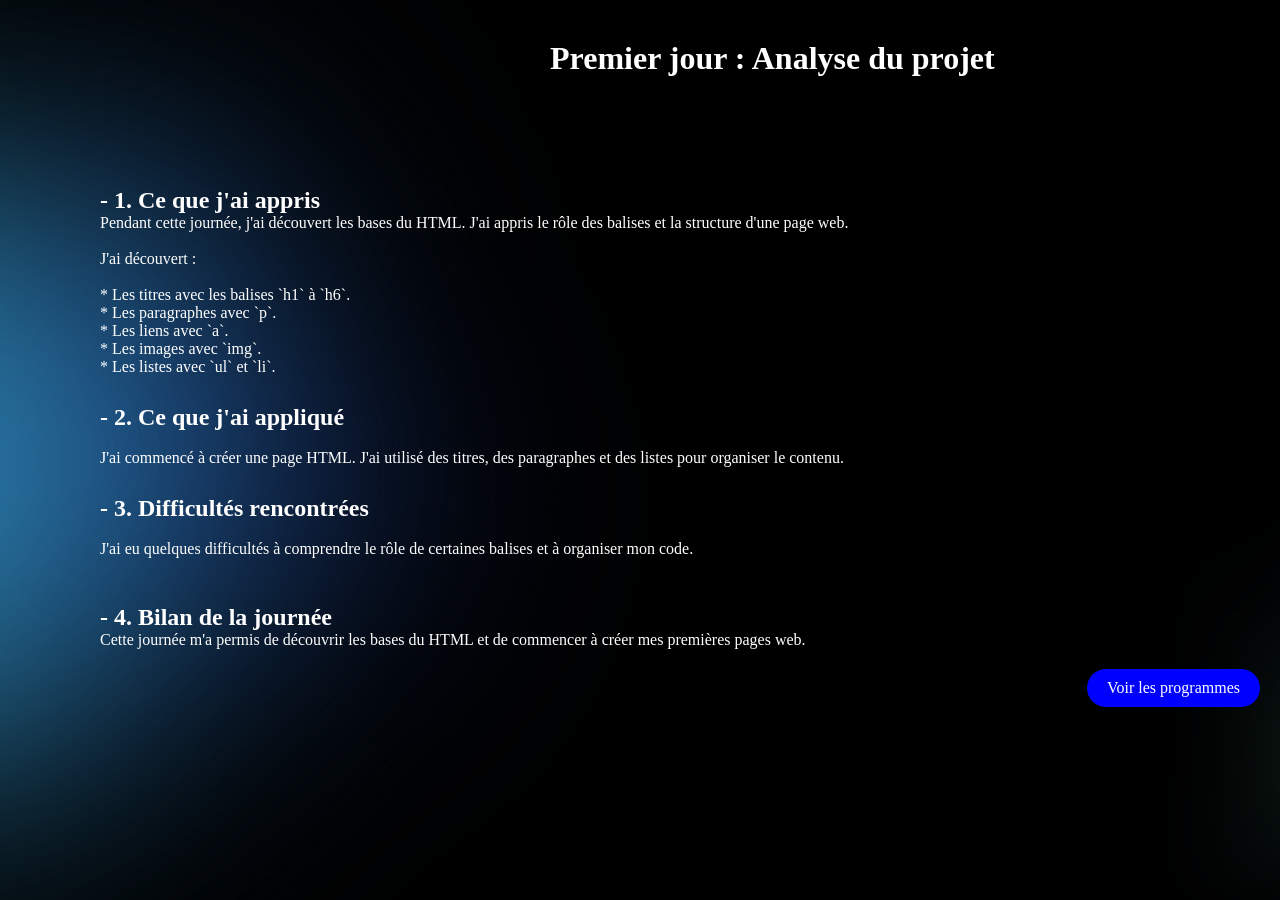
<file: presentation/index.html>
<!DOCTYPE html>
<html>

<head>
    <title>docummontation</title>
    <link rel="stylesheet" href="presentation.css">
</head>

<body>
    <h1 class="Premier-jour">Premier jour : Analyse du projet</h1>
    <div class="premier">
        <h2>- 1. Ce que j'ai appris</h2>
        <p>Pendant cette journée, j'ai découvert les bases du HTML. J'ai appris le rôle des balises et la structure d'une page web.
            <br>
            <br> J'ai découvert :
            <br>
            <br> * Les titres avec les balises `h1` à `h6`.<br> * Les paragraphes avec `p`.<br> * Les liens avec `a`.<br> * Les images avec `img`.<br> * Les listes avec `ul` et `li`.<br>
            <br>
        </p>
    </div>
    <div class="premier">
        <h2>- 2. Ce que j'ai appliqué</h2>
        <br>
        <p>J'ai commencé à créer une page HTML. J'ai utilisé des titres, des paragraphes et des listes pour organiser le contenu.
        </p>
        <br>
    </div>
    <div class="premier">
        <h2>- 3. Difficultés rencontrées</h2>
        <br>
        <p>J'ai eu quelques difficultés à comprendre le rôle de certaines balises et à organiser mon code.</p>
        <br>
    </div>
    <div class="premier">
        <br>
        <h2>- 4. Bilan de la journée</h2>
        <p>Cette journée m'a permis de découvrir les bases du HTML et de commencer à créer mes premières pages web.</p>
    </div>
    <div class="but">
        <a href="presentation1.html" class="bouton bouton-principal">Voir les programmes</a>
    </div>
</body>

</html>
</file>
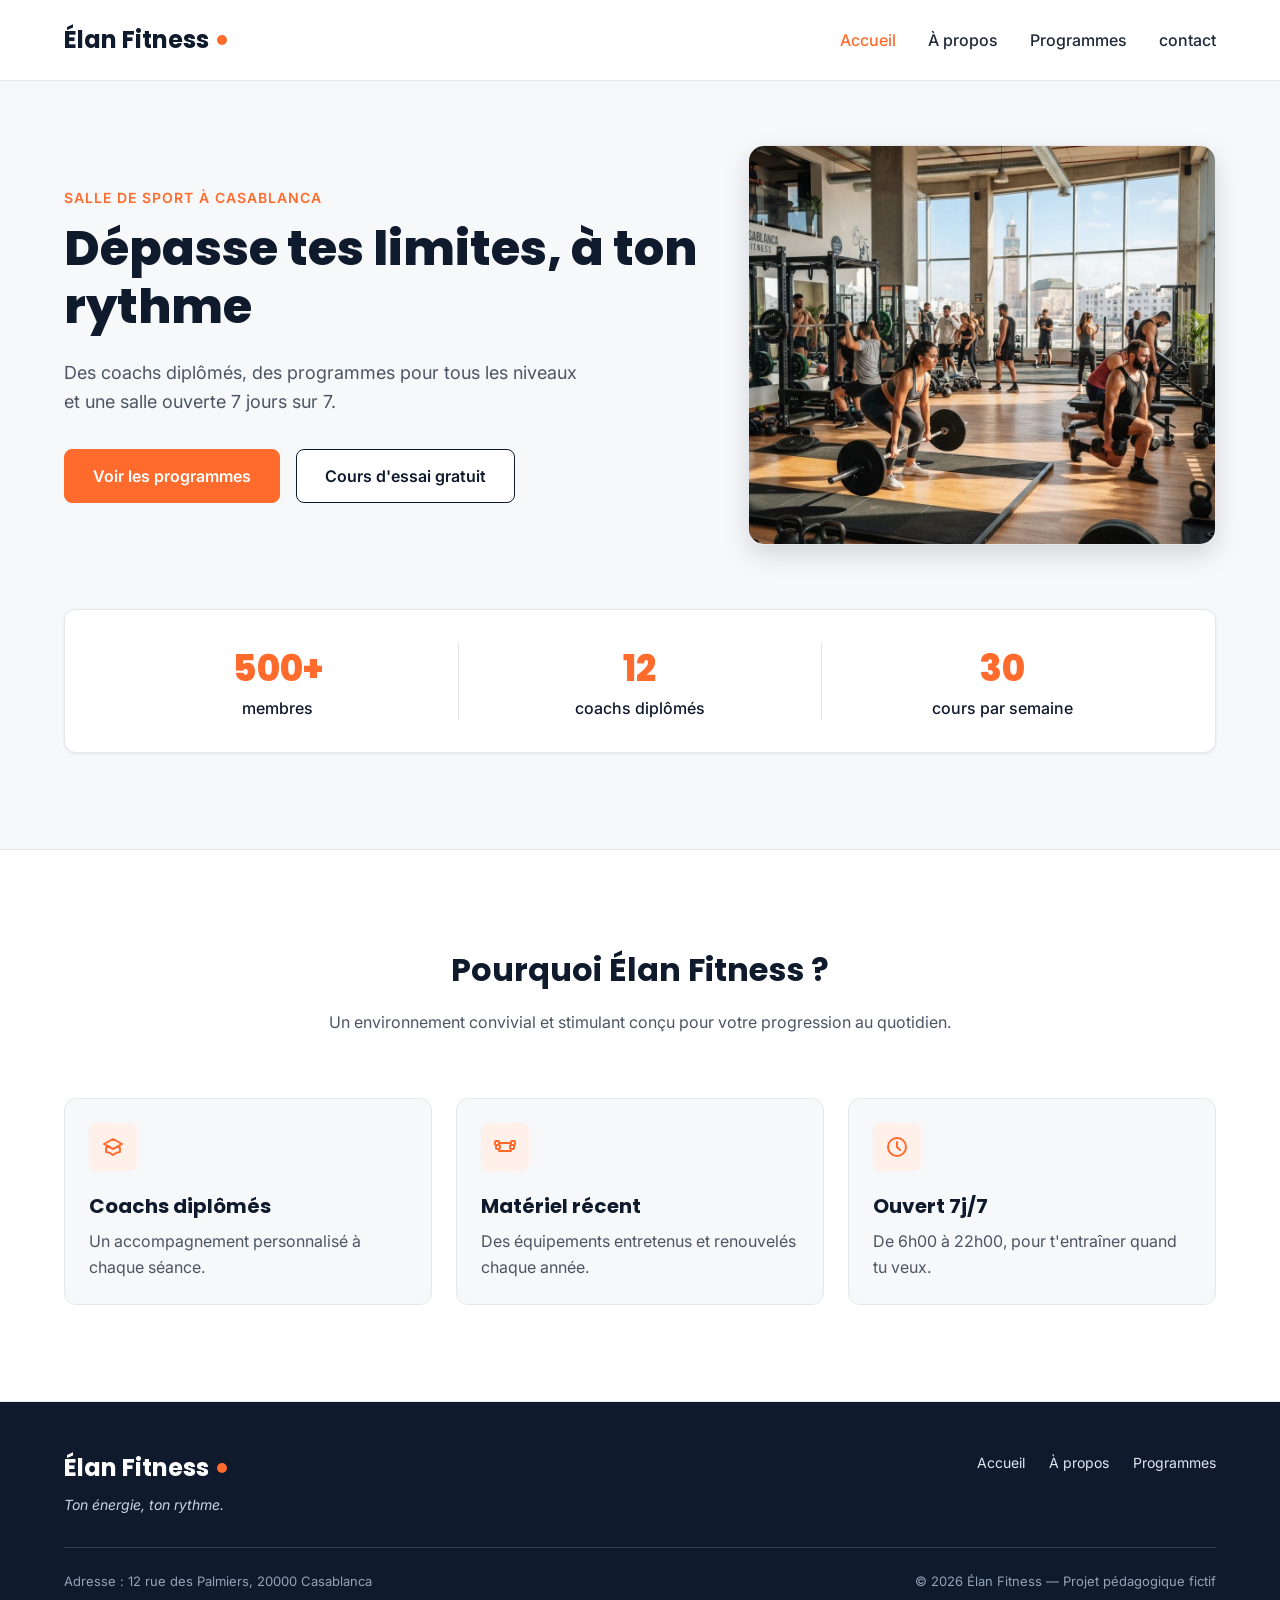
<file: exam.html>
<!DOCTYPE html>
<html lang="fr">

<head>
    <meta charset="UTF-8">
    <meta name="viewport" content="width=device-width, initial-scale=1">
    <meta name="description" content="Élan Fitness, salle de sport à Casablanca : musculation, yoga, cardio et boxe fitness avec des coachs diplômés. Réservez votre cours d'essai gratuit.">
    <title>Élan Fitness | Salle de sport à Casablanca</title>

    <link rel="preconnect" href="https://fonts.googleapis.com">
    <link rel="preconnect" href="https://fonts.gstatic.com" crossorigin>
    <link href="https://fonts.googleapis.com/css2?family=Inter:wght@400;500;600&family=Poppins:wght@600;700;800&display=swap" rel="stylesheet">

    <link rel="stylesheet" href="style.css">
</head>

<body>

    <header class="en-tete">
        <div class="conteneur en-tete-contenu">
            <a href="#accueil" class="logo">Élan Fitness</a>

            <nav aria-label="Navigation principale">
                <ul class="menu">
                    <li><a href="exam.html" class="lien-actif">Accueil</a></li>
                    <li><a href="propr.html">À propos</a></li>
                    <li><a href="programing.html">Programmes</a></li>
                    <li><a href="contact.html">contact</a></li>
                </ul>
            </nav>
        </div>
    </header>

    <main>

        <section id="accueil" class="hero">
            <div class="conteneur">

                <div class="hero-contenu">
                    <div class="hero-texte">
                        <p class="sur-titre">Salle de sport à Casablanca</p>
                        <h1>Dépasse tes limites, à ton rythme</h1>
                        <p class="hero-description">
                            Des coachs diplômés, des programmes pour tous les niveaux et une salle ouverte 7 jours sur 7.
                        </p>
                        <div class="boutons">
                            <a href="#programmes" class="bouton bouton-principal">Voir les programmes</a>
                            <a href="#contact" class="bouton bouton-secondaire">Cours d'essai gratuit</a>
                        </div>
                    </div>

                    <img class="hero-image" src="img/hero.jpg" alt="Des personnes s'entraînent dans une salle de sport lumineuse à Casablanca">
                </div>

                <div class="chiffres">
                    <div class="chiffre">
                        <p class="chiffre-nombre">500+</p>
                        <p>membres</p>
                    </div>
                    <div class="chiffre">
                        <p class="chiffre-nombre">12</p>
                        <p>coachs diplômés</p>
                    </div>
                    <div class="chiffre">
                        <p class="chiffre-nombre">30</p>
                        <p>cours par semaine</p>
                    </div>
                </div>

            </div>
        </section>

        <section class="section section-blanche">
            <div class="conteneur">

                <div class="section-titre">
                    <h2>Pourquoi Élan Fitness ?</h2>
                    <p>Un environnement convivial et stimulant conçu pour votre progression au quotidien.</p>
                </div>

                <div class="cartes">
                    <article class="carte carte-avantage">
                        <div class="icone"><img src="img/icone-coach.svg" alt=""></div>
                        <h3>Coachs diplômés</h3>
                        <p>Un accompagnement personnalisé à chaque séance.</p>
                    </article>

                    <article class="carte carte-avantage">
                        <div class="icone"><img src="img/icone-materiel.svg" alt=""></div>
                        <h3>Matériel récent</h3>
                        <p>Des équipements entretenus et renouvelés chaque année.</p>
                    </article>

                    <article class="carte carte-avantage">
                        <div class="icone"><img src="img/icone-horloge.svg" alt=""></div>
                        <h3>Ouvert 7j/7</h3>
                        <p>De 6h00 à 22h00, pour t'entraîner quand tu veux.</p>
                    </article>
                </div>

            </div>
        </section>
    </main>

    <footer class="pied-de-page">
        <div class="conteneur">

            <div class="pied-haut">
                <div>
                    <p class="logo logo-clair">Élan Fitness</p>
                    <p class="slogan">Ton énergie, ton rythme.</p>
                </div>

                <nav aria-label="Navigation du pied de page">
                    <ul class="menu menu-pied">
                        <li><a href="#accueil">Accueil</a></li>
                        <li><a href="#a-propos">À propos</a></li>
                        <li><a href="#programmes">Programmes</a></li>
                    </ul>
                </nav>
            </div>

            <div class="pied-bas">
                <p>Adresse : 12 rue des Palmiers, 20000 Casablanca</p>
                <p>&copy; 2026 Élan Fitness — Projet pédagogique fictif</p>
            </div>

        </div>
    </footer>

</body>

</html>
</file>
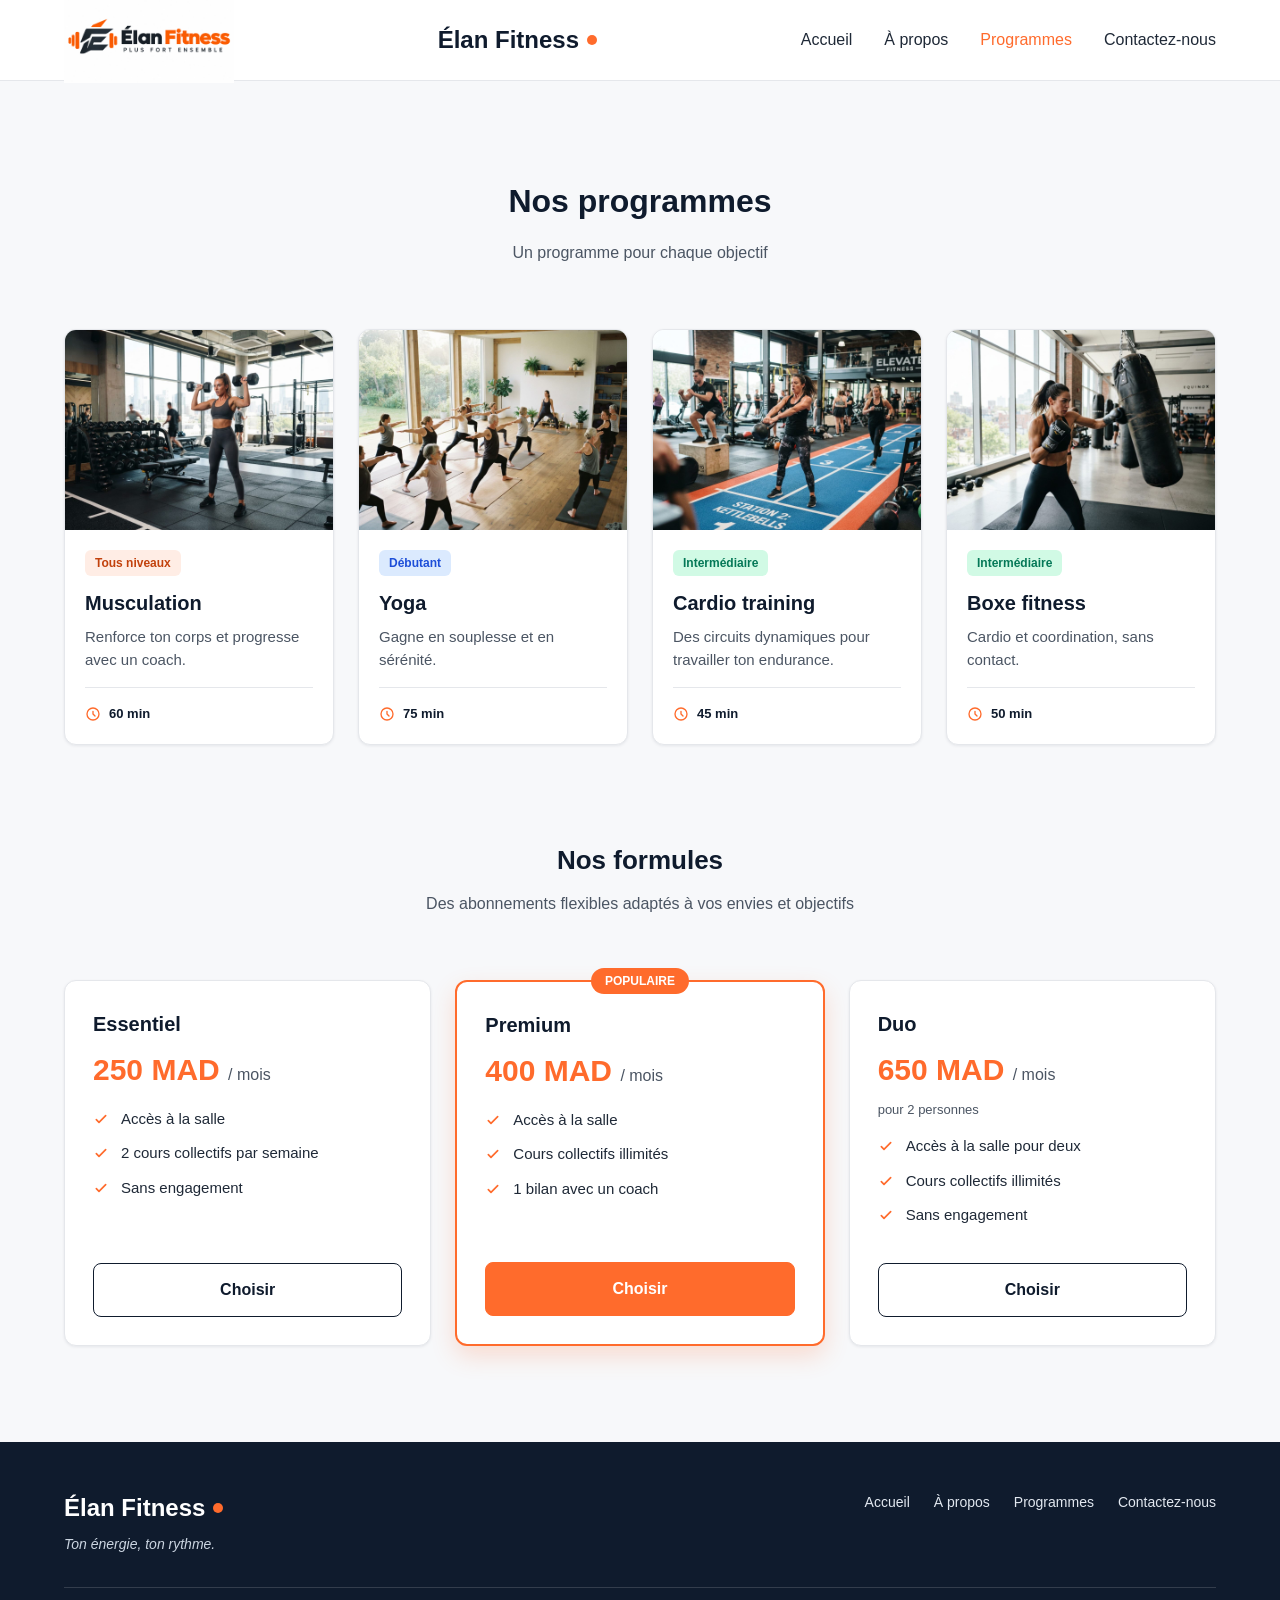
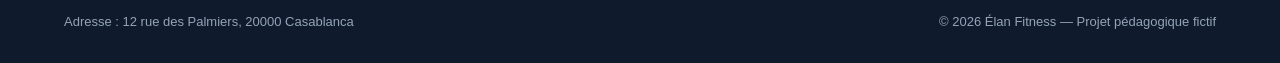
<file: programing.html>
<!DOCTYPE html>
<html>

<head>
    <link rel="stylesheet" href="style.css">
</head>

<body>
    <header class="en-tete">
        <div class="conteneur en-tete-contenu">
            <img class="logos" src="./img/logos.jpeg" alt="">
            <a href="index.html" class="logo">Élan Fitness</a>
            <nav aria-label="Navigation principale">
                <ul class="menu">
                    <li><a href="index.html">Accueil</a></li>
                    <li><a href="propr.html">À propos</a></li>
                    <li><a href="programing.html" class="lien-actif">Programmes</a></li>
                    <li><a href="contact.html">Contactez-nous</a></li>
                </ul>
            </nav>
        </div>
    </header>
    <main>
        <section id="programmes" class="section">
            <div class="conteneur">

                <div class="section-titre">
                    <h2>Nos programmes</h2>
                    <p>Un programme pour chaque objectif</p>
                </div>


                <div class="cartes">

                    <article class="carte carte-programme">
                        <img src="img/musculation.jpg" alt="Une sportive soulève des haltères dans l'espace musculation">
                        <div class="programme-corps">
                            <span class="etiquette etiquette-orange">Tous niveaux</span>
                            <h3>Musculation</h3>
                            <p>Renforce ton corps et progresse avec un coach.</p>
                            <p class="duree"><img src="img/icone-duree.svg" alt="">60 min</p>
                        </div>
                    </article>

                    <article class="carte carte-programme">
                        <img src="img/yoga.jpg" alt="Un groupe pratique le yoga sur des tapis dans une salle lumineuse">
                        <div class="programme-corps">
                            <span class="etiquette etiquette-bleue">Débutant</span>
                            <h3>Yoga</h3>
                            <p>Gagne en souplesse et en sérénité.</p>
                            <p class="duree"><img src="img/icone-duree.svg" alt="">75 min</p>
                        </div>
                    </article>

                    <article class="carte carte-programme">
                        <img src="img/cardio.jpg" alt="Des sportifs suivent un circuit de cardio training avec des kettlebells">
                        <div class="programme-corps">
                            <span class="etiquette etiquette-verte">Intermédiaire</span>
                            <h3>Cardio training</h3>
                            <p>Des circuits dynamiques pour travailler ton endurance.</p>
                            <p class="duree"><img src="img/icone-duree.svg" alt="">45 min</p>
                        </div>
                    </article>

                    <article class="carte carte-programme">
                        <img src="img/boxe.jpg" alt="Une sportive frappe un sac de frappe pendant un cours de boxe fitness">
                        <div class="programme-corps">
                            <span class="etiquette etiquette-verte">Intermédiaire</span>
                            <h3>Boxe fitness</h3>
                            <p>Cardio et coordination, sans contact.</p>
                            <p class="duree"><img src="img/icone-duree.svg" alt="">50 min</p>
                        </div>
                    </article>

                </div>

                <div class="formules">

                    <div class="section-titre">
                        <h3>Nos formules</h3>
                        <p>Des abonnements flexibles adaptés à vos envies et objectifs</p>
                    </div>

                    <div class="cartes">

                        <article class="carte formule">
                            <h4>Essentiel</h4>
                            <p class="prix">250 MAD <span>/ mois</span></p>
                            <ul class="formule-liste">
                                <li>Accès à la salle</li>
                                <li>2 cours collectifs par semaine</li>
                                <li>Sans engagement</li>
                            </ul>
                            <a href="#contact" class="bouton bouton-secondaire">Choisir</a>
                        </article>

                        <article class="carte formule formule-populaire">
                            <p class="badge-populaire">Populaire</p>
                            <h4>Premium</h4>
                            <p class="prix">400 MAD <span>/ mois</span></p>
                            <ul class="formule-liste">
                                <li>Accès à la salle</li>
                                <li>Cours collectifs illimités</li>
                                <li>1 bilan avec un coach</li>
                            </ul>
                            <a href="#contact" class="bouton bouton-principal">Choisir</a>
                        </article>

                        <article class="carte formule">
                            <h4>Duo</h4>
                            <p class="prix">650 MAD <span>/ mois</span></p>
                            <p class="prix-note">pour 2 personnes</p>
                            <ul class="formule-liste">
                                <li>Accès à la salle pour deux</li>
                                <li>Cours collectifs illimités</li>
                                <li>Sans engagement</li>
                            </ul>
                            <a href="#contact" class="bouton bouton-secondaire">Choisir</a>
                        </article>

                    </div>
                </div>

            </div>
        </section>
        <footer class="pied-de-page">
            <div class="conteneur">

                <div class="pied-haut">
                    <div>
                        <p class="logo logo-clair">Élan Fitness</p>
                        <p class="slogan">Ton énergie, ton rythme.</p>
                    </div>

                    <nav aria-label="Navigation du pied de page">
                        <ul class="menu menu-pied">
                            <li><a href="index.html">Accueil</a></li>
                            <li><a href="propr.html">À propos</a></li>
                            <li><a href="programing.html">Programmes</a></li>
                            <li><a href="contact.html">Contactez-nous</a></li>
                        </ul>
                    </nav>
                </div>

                <div class="pied-bas">
                    <p>Adresse : 12 rue des Palmiers, 20000 Casablanca</p>
                    <p>&copy; 2026 Élan Fitness — Projet pédagogique fictif</p>
                </div>

            </div>
        </footer>
</body>

</html>
</file>
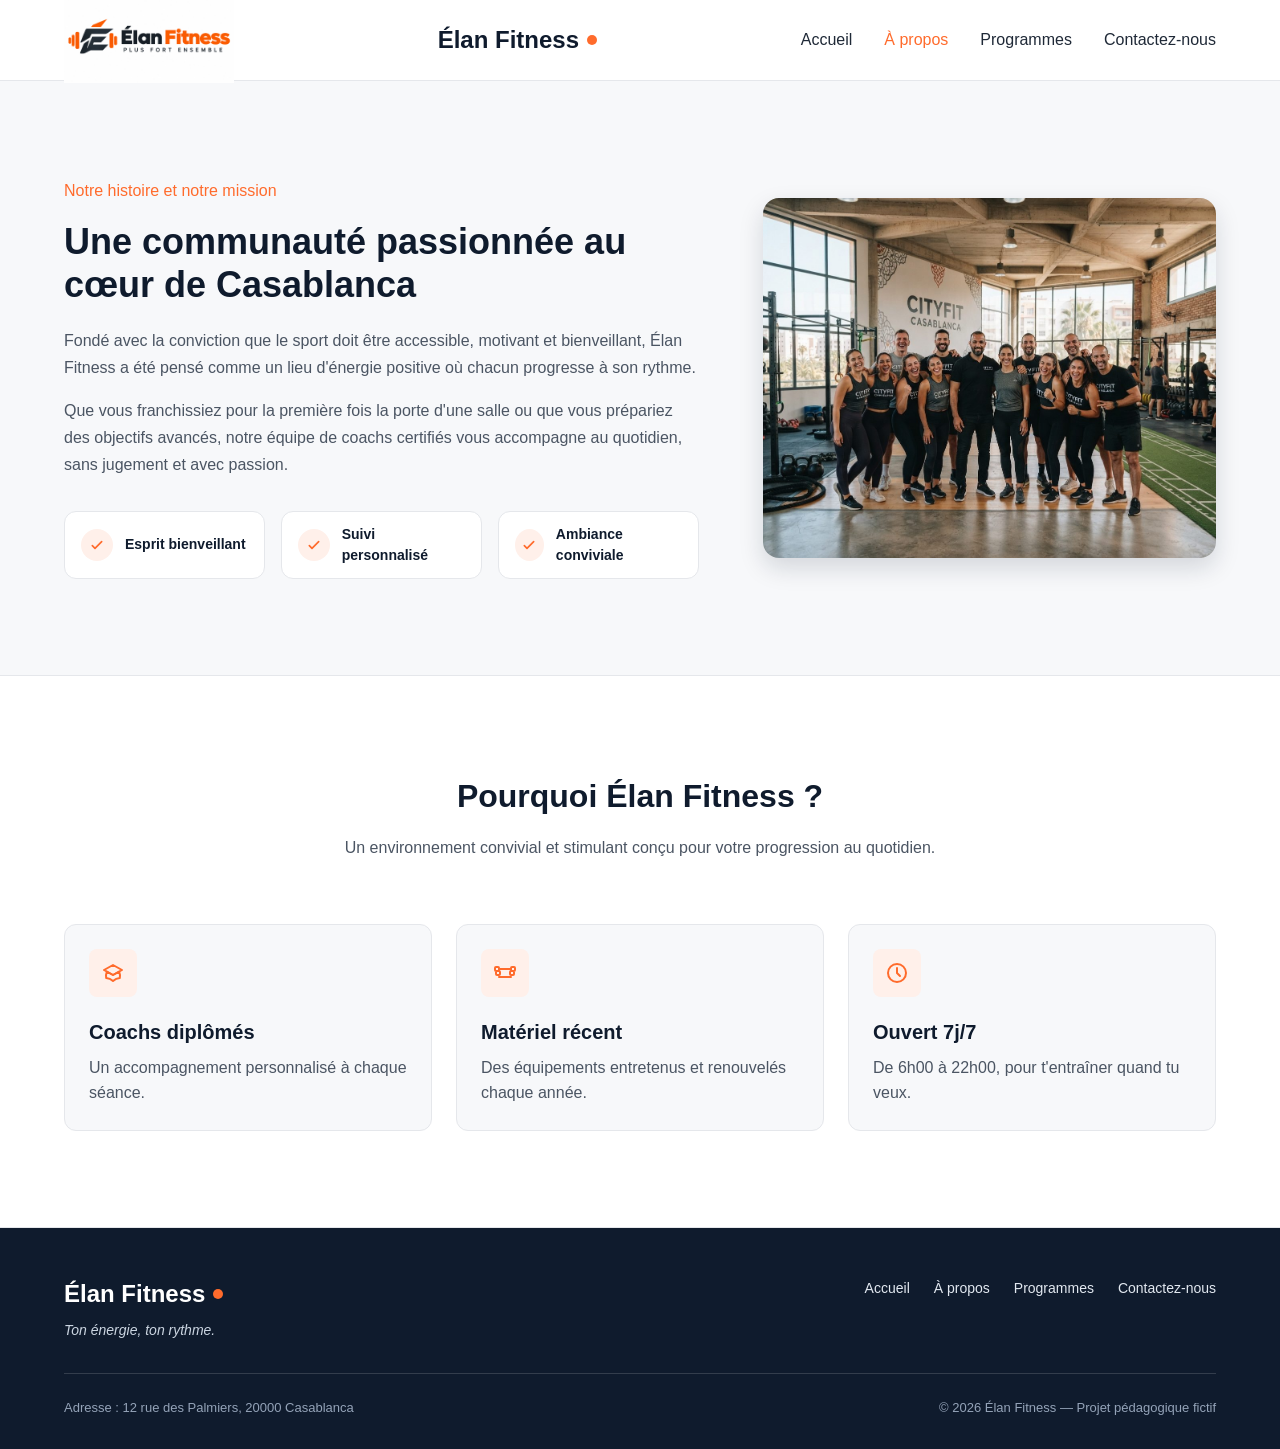
<file: propr.html>
<!DOCTYPE html>
<html>

<head>
    <link rel="stylesheet" href="style.css">
</head>

<body>
    <header class="en-tete">
        <div class="conteneur en-tete-contenu">
            <img class="logos" src="./img/logos.jpeg" alt="">
            <a href="index.html" class="logo">Élan Fitness</a>

            <nav aria-label="Navigation principale">
                <ul class="menu">
                    <li><a href="index.html">Accueil</a></li>
                    <li><a href="propr.html" class="lien-actif">À propos</a></li>
                    <li><a href="programing.html">Programmes</a></li>
                    <li><a href="contact.html">Contactez-nous</a></li>
                </ul>
            </nav>
        </div>
    </header>

    <main>

        <section id="a-propos" class="section">
            <div class="conteneur apropos-contenu">

                <div class="apropos-texte">
                    <p id="sur-titre">Notre histoire et notre mission</p>
                    <h2>Une communauté passionnée au cœur de Casablanca</h2>
                    <p>
                        Fondé avec la conviction que le sport doit être accessible, motivant et bienveillant, Élan Fitness a été pensé comme un lieu d'énergie positive où chacun progresse à son rythme.
                    </p>
                    <p>
                        Que vous franchissiez pour la première fois la porte d'une salle ou que vous prépariez des objectifs avancés, notre équipe de coachs certifiés vous accompagne au quotidien, sans jugement et avec passion.
                    </p>

                    <ul class="valeurs">
                        <li class="valeur">
                            <div class="icone icone-petite"><img src="img/icone-check.svg" alt=""></div>
                            <span>Esprit bienveillant</span>
                        </li>
                        <li class="valeur">
                            <div class="icone icone-petite"><img src="img/icone-check.svg" alt=""></div>
                            <span>Suivi personnalisé</span>
                        </li>
                        <li class="valeur">
                            <div class="icone icone-petite"><img src="img/icone-check.svg" alt=""></div>
                            <span>Ambiance conviviale</span>
                        </li>
                    </ul>
                </div>

                <img class="apropos-image" src="img/equipe.jpg" alt="L'équipe de coachs d'Élan Fitness réunie dans la salle">

            </div>
        </section>
        <section class="section section-blanche">
            <div class="conteneur">

                <div class="section-titre">
                    <h2>Pourquoi Élan Fitness ?</h2>
                    <p>Un environnement convivial et stimulant conçu pour votre progression au quotidien.</p>
                </div>

                <div class="cartes">
                    <article class="carte carte-avantage">
                        <div class="icone"><img src="img/icone-coach.svg" alt=""></div>
                        <h3>Coachs diplômés</h3>
                        <p>Un accompagnement personnalisé à chaque séance.</p>
                    </article>

                    <article class="carte carte-avantage">
                        <div class="icone"><img src="img/icone-materiel.svg" alt=""></div>
                        <h3>Matériel récent</h3>
                        <p>Des équipements entretenus et renouvelés chaque année.</p>
                    </article>

                    <article class="carte carte-avantage">
                        <div class="icone"><img src="img/icone-horloge.svg" alt=""></div>
                        <h3>Ouvert 7j/7</h3>
                        <p>De 6h00 à 22h00, pour t'entraîner quand tu veux.</p>
                    </article>
                </div>

            </div>
        </section>
        <footer class="pied-de-page">
            <div class="conteneur">

                <div class="pied-haut">
                    <div>
                        <p class="logo logo-clair">Élan Fitness</p>
                        <p class="slogan">Ton énergie, ton rythme.</p>
                    </div>

                    <nav aria-label="Navigation du pied de page">
                        <ul class="menu menu-pied">
                            <li><a href="index.html">Accueil</a></li>
                            <li><a href="propr.html">À propos</a></li>
                            <li><a href="programing.html">Programmes</a></li>
                            <li><a href="contact.html">Contactez-nous</a></li>
                        </ul>
                    </nav>
                </div>

                <div class="pied-bas">
                    <p>Adresse : 12 rue des Palmiers, 20000 Casablanca</p>
                    <p>&copy; 2026 Élan Fitness — Projet pédagogique fictif</p>
                </div>

            </div>
        </footer>

</body>

</html>
</file>
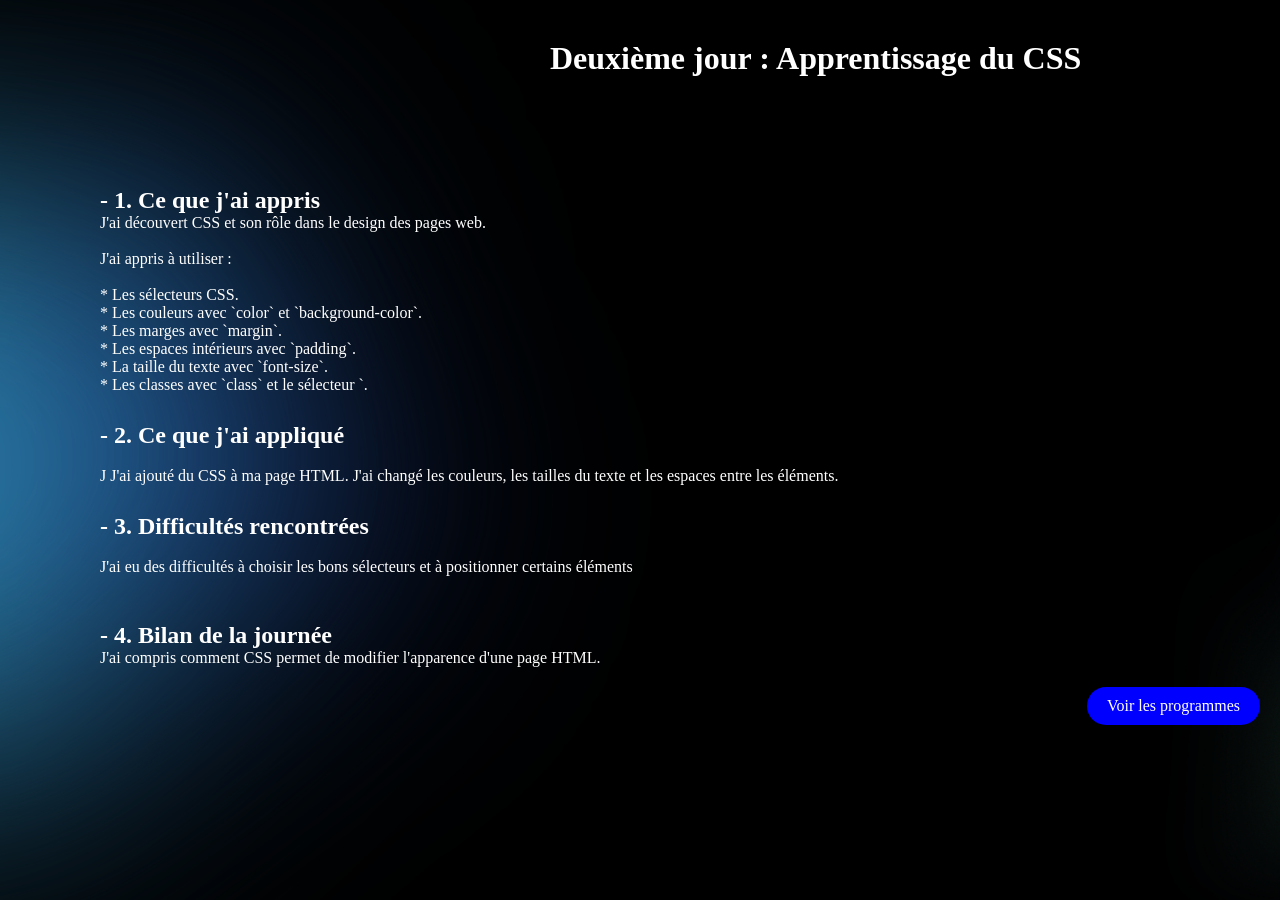
<file: presentation/presentation1.html>
<!DOCTYPE html>
<html>

<head>
    <title>docummontation</title>
    <link rel="stylesheet" href="presentation.css">
</head>

<body>
    <h1 class="Premier-jour">Deuxième jour : Apprentissage du CSS</h1>
    <div class="premier">
        <h2>- 1. Ce que j'ai appris</h2>
        <p>J'ai découvert CSS et son rôle dans le design des pages web.<br>
            <br> J'ai appris à utiliser :<br>
            <br> * Les sélecteurs CSS.<br> * Les couleurs avec `color` et `background-color`.<br> * Les marges avec `margin`.<br> * Les espaces intérieurs avec `padding`.<br> * La taille du texte avec `font-size`.<br> * Les classes avec `class` et le
            sélecteur `.<br>
            <br>
        </p>
    </div>
    <div class="premier">
        <h2>- 2. Ce que j'ai appliqué</h2>
        <br>
        <p>J J'ai ajouté du CSS à ma page HTML. J'ai changé les couleurs, les tailles du texte et les espaces entre les éléments.
            <br>
        </p>
        <br>
    </div>
    <div class="premier">
        <h2>- 3. Difficultés rencontrées</h2>
        <br>
        <p>J'ai eu des difficultés à choisir les bons sélecteurs et à positionner certains éléments</p>
        <br>
    </div>
    <div class="premier">
        <br>
        <h2>- 4. Bilan de la journée</h2>
        <p>J'ai compris comment CSS permet de modifier l'apparence d'une page HTML.</p>
    </div>
    <div class="but">
        <a href="presentation2.html" class="bouton bouton-principal">Voir les programmes</a>
    </div>
</body>

</html>
</file>
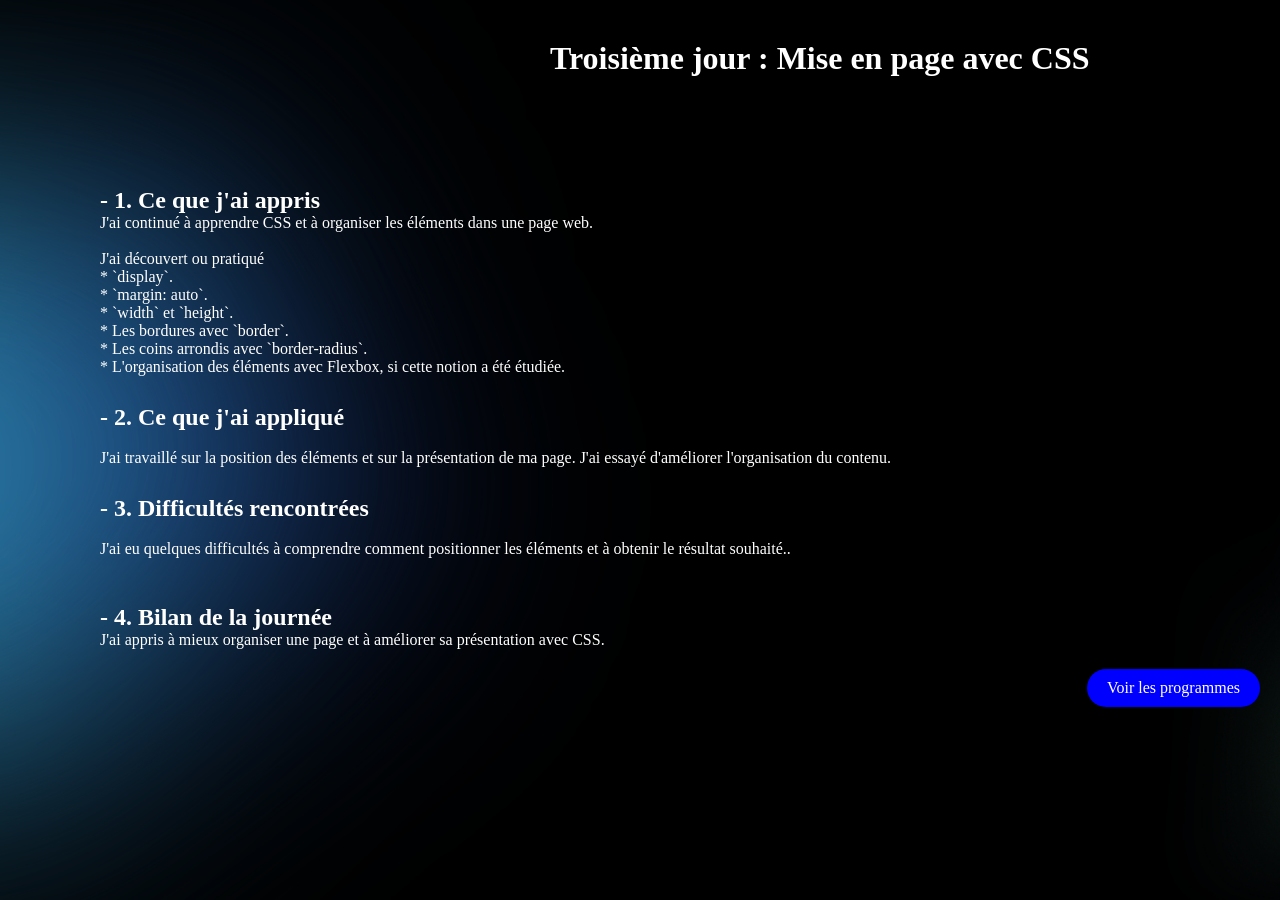
<file: presentation/presentation2.html>
<!DOCTYPE html>
<html>

<head>
    <title>docummontation</title>
    <link rel="stylesheet" href="presentation.css">
</head>

<body>
    <h1 class="Premier-jour">Troisième jour : Mise en page avec CSS</h1>
    <div class="premier">
        <h2>- 1. Ce que j'ai appris</h2>
        <p>J'ai continué à apprendre CSS et à organiser les éléments dans une page web.
            <br>
            <br>J'ai découvert ou pratiqué
            <br> * `display`.<br> * `margin: auto`.<br> * `width` et `height`.<br> * Les bordures avec `border`.<br> * Les coins arrondis avec `border-radius`.<br> * L'organisation des éléments avec Flexbox, si cette notion a été étudiée.<br>
            <br>
    </div>
    <div class="premier">
        <h2>- 2. Ce que j'ai appliqué</h2>
        <br>
        <p>J'ai travaillé sur la position des éléments et sur la présentation de ma page. J'ai essayé d'améliorer l'organisation du contenu.
        </p>
        <br>
    </div>
    <div class="premier">
        <h2>- 3. Difficultés rencontrées</h2>
        <br>
        <p>J'ai eu quelques difficultés à comprendre comment positionner les éléments et à obtenir le résultat souhaité..</p>
        <br>
    </div>
    <div class="premier">
        <br>
        <h2>- 4. Bilan de la journée</h2>
        <p>J'ai appris à mieux organiser une page et à améliorer sa présentation avec CSS.</p>
    </div>
    <div class="but">
        <a href="presentation3.html" class="bouton bouton-principal">Voir les programmes</a>
    </div>
</body>

</html>
</file>
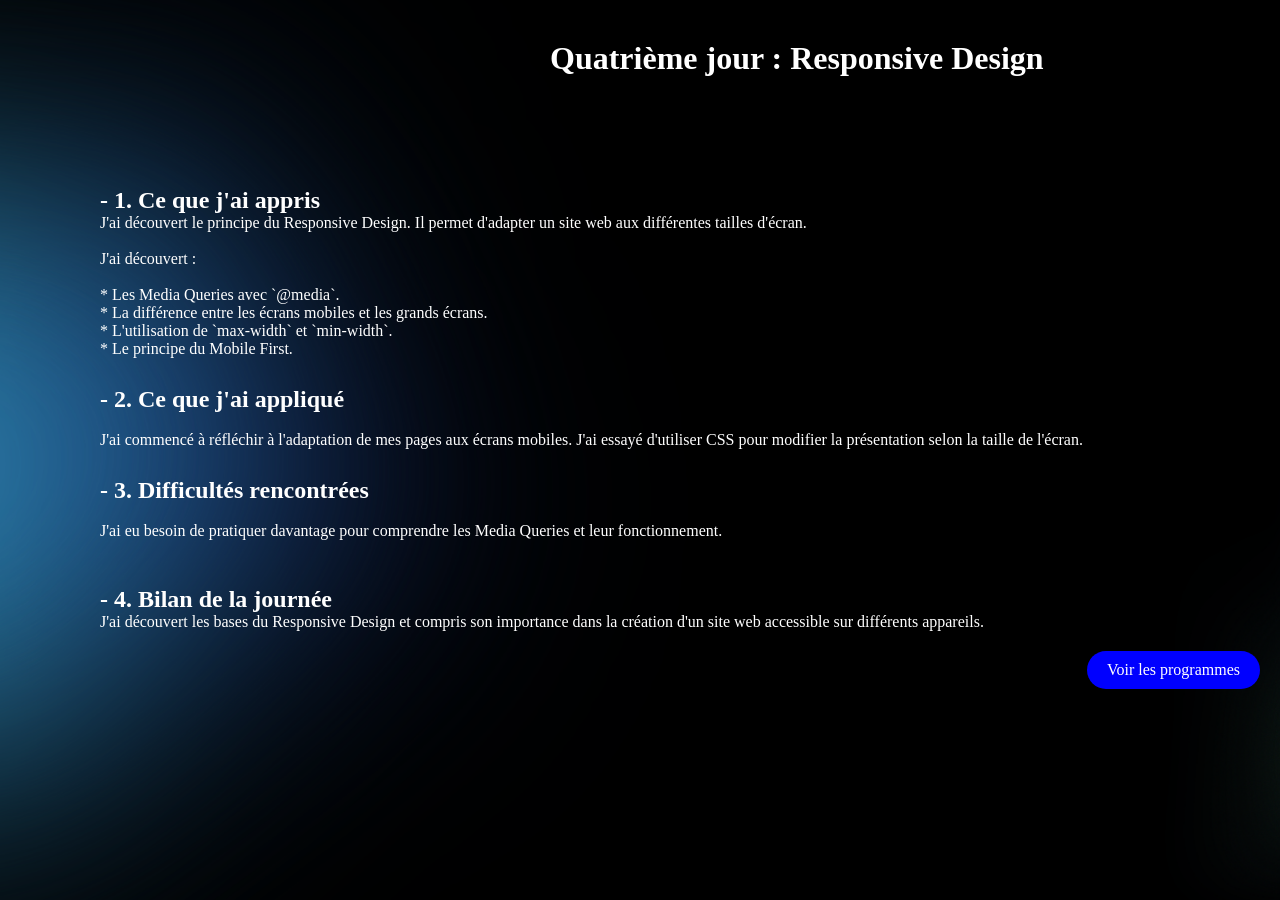
<file: presentation/presentation3.html>
<!DOCTYPE html>
<html>

<head>
    <title>docummontation</title>
    <link rel="stylesheet" href="presentation.css">
</head>

<body>
    <h1 class="Premier-jour">Quatrième jour : Responsive Design</h1>
    <div class="premier">
        <h2>- 1. Ce que j'ai appris</h2>
        <p>J'ai découvert le principe du Responsive Design. Il permet d'adapter un site web aux différentes tailles d'écran.
            <br>
            <br>J'ai découvert :
            <br>
            <br>* Les Media Queries avec `@media`.<br> * La différence entre les écrans mobiles et les grands écrans.<br> * L'utilisation de `max-width` et `min-width`.<br> * Le principe du Mobile First.<br>
            <br>
    </div>
    <div class="premier">
        <h2>- 2. Ce que j'ai appliqué</h2>
        <br>
        <p>J'ai commencé à réfléchir à l'adaptation de mes pages aux écrans mobiles. J'ai essayé d'utiliser CSS pour modifier la présentation selon la taille de l'écran.
            <br>
        </p>
        <br>
    </div>
    <div class="premier">
        <h2>- 3. Difficultés rencontrées</h2>
        <br>
        <p>J'ai eu besoin de pratiquer davantage pour comprendre les Media Queries et leur fonctionnement.</p>
        <br>
    </div>
    <div class="premier">
        <br>
        <h2>- 4. Bilan de la journée</h2>
        <p>J'ai découvert les bases du Responsive Design et compris son importance dans la création d'un site web accessible sur différents appareils.</p>
    </div>
    <div class="but">
        <a href="index.html" class="bouton bouton-principal">Voir les programmes</a>
    </div>
</body>

</html>
</file>
<file: presentation/presentation.css>
* {
    margin: 0;
}

body {
    background-image: url('/img/dark2.png');
}

.Premier-jour {
    color: white;
    padding: 40px 0px 100px 550px;
    border: 3px;
}

.premier {
    color: white;
    padding: 10px 0px 0px 100px;
}

.but {
    display: flex;
    justify-content: flex-end;
    padding: 20px;
}

.bouton {
    display: inline-block;
    background-color: rgb(72, 72, 241);
    color: white;
    text-decoration: none;
    border-radius: 20px;
    padding: 10px 20px;
    cursor: pointer;
}

.bouton {
    background-color: blue;
}
</file>
<file: style.css>
* {
    box-sizing: border-box;
    margin: 0;
    padding: 0;
}

html {
    scroll-behavior: smooth;
}

body {
    font-family: 'Inter', Arial, sans-serif;
    font-size: 16px;
    line-height: 1.5;
    color: #1F2937;
    background-color: #F7F8FA;
}

h1,
h2,
h3,
h4 {
    font-family: 'Poppins', Arial, sans-serif;
    color: #0F1B2D;
}

a {
    color: inherit;
    text-decoration: none;
}

ul {
    list-style: none;
}

img {
    display: block;
    max-width: 100%;
}

a:focus-visible,
button:focus-visible {
    outline: 3px solid #FF6B2C;
    outline-offset: 2px;
}

.conteneur {
    width: 100%;
    max-width: 1200px;
    margin: 0 auto;
    padding: 0 24px;
}

.section {
    padding: 96px 0;
}

.section-blanche {
    background-color: #FFFFFF;
    border-top: 1px solid #E5E7EB;
    border-bottom: 1px solid #E5E7EB;
}

.section-titre {
    max-width: 640px;
    margin: 0 auto 64px;
    text-align: center;
}

.section-titre h2 {
    font-size: 32px;
    margin-bottom: 16px;
}

.section-titre h3 {
    font-size: 26px;
    margin-bottom: 12px;
}

.section-titre p {
    color: #4B5563;
}

.sur-titre {
    font-size: 14px;
    font-weight: 600;
    color: #FF6B2C;
    text-transform: uppercase;
    letter-spacing: 1px;
    margin-bottom: 12px;
}

.bouton {
    display: inline-block;
    padding: 14px 28px;
    border-radius: 8px;
    font-size: 16px;
    font-weight: 600;
    text-align: center;
    cursor: pointer;
}

.bouton-principal {
    background-color: #FF6B2C;
    border: 1px solid #FF6B2C;
    color: #FFFFFF;
}

.bouton-principal:hover {
    background-color: #F05817;
}

.bouton-secondaire {
    background-color: #FFFFFF;
    border: 1px solid #0F1B2D;
    color: #0F1B2D;
}

.bouton-secondaire:hover {
    background-color: #F3F4F6;
}

.cartes {
    display: flex;
    gap: 24px;
}

.carte {
    flex: 1;
    background-color: #FFFFFF;
    border: 1px solid #E5E7EB;
    border-radius: 12px;
    box-shadow: 0 1px 3px rgba(15, 27, 45, 0.08);
}

.icone {
    width: 48px;
    height: 48px;
    background-color: #FFF0EA;
    border-radius: 8px;
    display: flex;
    align-items: center;
    justify-content: center;
}

.icone img {
    width: 24px;
    height: 24px;
}

.icone-petite {
    width: 32px;
    height: 32px;
    border-radius: 50%;
}

.icone-petite img {
    width: 16px;
    height: 16px;
}

.en-tete {
    position: sticky;
    top: 0;
    z-index: 10;
    background-color: #FFFFFF;
    border-bottom: 1px solid #E5E7EB;
}

.en-tete-contenu {
    height: 80px;
    display: flex;
    align-items: center;
    justify-content: space-between;
}

.logo {
    display: flex;
    align-items: center;
    font-family: 'Poppins', Arial, sans-serif;
    font-size: 24px;
    font-weight: 700;
    color: #0F1B2D;
}

.logo::after {
    content: "";
    width: 10px;
    height: 10px;
    margin-left: 8px;
    background-color: #FF6B2C;
    border-radius: 50%;
}

.menu {
    display: flex;
    gap: 32px;
}

.menu a {
    font-weight: 500;
    padding-bottom: 4px;
    border-bottom: none;
}

.menu a:hover {
    color: #FF6B2C;
}

.menu .lien-actif {
    color: #FF6B2C;
    border-bottom-color: #FF6B2C;
}

.hero {
    padding: 64px 0 96px;
}

.hero-contenu {
    display: flex;
    align-items: center;
    gap: 32px;
}

.hero-texte {
    flex: 7;
}

.hero-texte h1 {
    font-size: 48px;
    font-weight: 800;
    line-height: 1.2;
    margin-bottom: 24px;
}

.hero-description {
    max-width: 520px;
    font-size: 18px;
    line-height: 1.6;
    color: #4B5563;
    margin-bottom: 32px;
}

.boutons {
    display: flex;
    flex-wrap: wrap;
    gap: 16px;
}

.hero-image {
    flex: 5;
    min-width: 0;
    height: 400px;
    object-fit: cover;
    border-radius: 16px;
    border: 1px solid #E5E7EB;
    box-shadow: 0 10px 25px rgba(15, 27, 45, 0.15);
}

.chiffres {
    display: flex;
    margin-top: 64px;
    padding: 32px;
    background-color: #FFFFFF;
    border: 1px solid #E5E7EB;
    border-radius: 12px;
    box-shadow: 0 1px 3px rgba(15, 27, 45, 0.08);
}

.chiffre {
    flex: 1;
    text-align: center;
    font-weight: 500;
    color: #0F1B2D;
}

.chiffre+.chiffre {
    border-left: 1px solid #E5E7EB;
}

.chiffre-nombre {
    font-family: 'Poppins', Arial, sans-serif;
    font-size: 36px;
    font-weight: 800;
    color: #FF6B2C;
}

.carte-avantage {
    padding: 24px;
    background-color: #F7F8FA;
    box-shadow: none;
}

.carte-avantage .icone {
    margin-bottom: 20px;
}

.carte-avantage h3 {
    font-size: 20px;
    margin-bottom: 8px;
}

.carte-avantage p {
    color: #4B5563;
    line-height: 1.6;
}

.apropos-contenu {
    display: flex;
    align-items: center;
    gap: 64px;
}

.apropos-texte {
    flex: 7;
}

.apropos-texte h2 {
    font-size: 36px;
    line-height: 1.2;
    margin-bottom: 20px;
}

.apropos-texte p {
    color: #4B5563;
    line-height: 1.7;
    margin-bottom: 16px;
}

.valeurs {
    display: flex;
    gap: 16px;
    margin-top: 32px;
}

.valeur {
    flex: 1;
    display: flex;
    align-items: center;
    gap: 12px;
    padding: 12px 16px;
    background-color: #FFFFFF;
    border: 1px solid #E5E7EB;
    border-radius: 12px;
    font-family: 'Poppins', Arial, sans-serif;
    font-size: 14px;
    font-weight: 600;
    color: #0F1B2D;
}

.apropos-image {
    flex: 5;
    min-width: 0;
    height: 360px;
    object-fit: cover;
    border-radius: 16px;
    box-shadow: 0 10px 25px rgba(15, 27, 45, 0.15);
}

.carte-programme {
    display: flex;
    flex-direction: column;
    overflow: hidden;
}

.carte-programme>img {
    width: 100%;
    height: 200px;
    object-fit: cover;
}

.programme-corps {
    flex: 1;
    display: flex;
    flex-direction: column;
    padding: 20px;
}

.programme-corps h3 {
    font-size: 20px;
    margin-bottom: 8px;
}

.programme-corps p {
    font-size: 15px;
    color: #4B5563;
}

.etiquette {
    align-self: flex-start;
    padding: 4px 10px;
    margin-bottom: 12px;
    border-radius: 6px;
    font-size: 12px;
    font-weight: 600;
}

.etiquette-orange {
    background-color: #FFEDE5;
    color: #C2410C;
}

.etiquette-bleue {
    background-color: #DBEAFE;
    color: #1D4ED8;
}

.etiquette-verte {
    background-color: #D1FAE5;
    color: #047857;
}

.programme-corps .duree {
    display: flex;
    align-items: center;
    gap: 8px;
    margin-top: auto;
    padding-top: 16px;
    border-top: 1px solid #E5E7EB;
    font-size: 13px;
    font-weight: 600;
    color: #0F1B2D;
}

.programme-corps h3+p {
    margin-bottom: 16px;
}

.duree img {
    width: 16px;
    height: 16px;
}

.formules {
    margin-top: 96px;
}

.formule {
    position: relative;
    display: flex;
    flex-direction: column;
    padding: 28px;
}

.formule h4 {
    font-size: 20px;
}

.prix {
    margin: 8px 0 16px;
    font-family: 'Poppins', Arial, sans-serif;
    font-size: 30px;
    font-weight: 800;
    color: #FF6B2C;
}

.prix span {
    font-family: 'Inter', Arial, sans-serif;
    font-size: 16px;
    font-weight: 500;
    color: #4B5563;
}

.prix-note {
    margin: -8px 0 16px;
    font-size: 13px;
    color: #4B5563;
}

.formule-liste {
    flex: 1;
    margin-bottom: 24px;
}

.formule-liste li {
    padding-left: 28px;
    margin-bottom: 12px;
    font-size: 15px;
    background-image: url('img/icone-check.svg');
    background-repeat: no-repeat;
    background-position: left center;
    background-size: 16px;
}

.formule .bouton {
    display: block;
}

.formule-populaire {
    border: 2px solid #FF6B2C;
    box-shadow: 0 10px 25px rgba(255, 107, 44, 0.2);
}

.badge-populaire {
    position: absolute;
    top: -14px;
    left: 50%;
    transform: translateX(-50%);
    padding: 4px 14px;
    background-color: #FF6B2C;
    border-radius: 999px;
    font-size: 12px;
    font-weight: 700;
    text-transform: uppercase;
    color: #FFFFFF;
}

.pied-de-page {
    padding: 48px 0 32px;
    background-color: #0F1B2D;
    color: #FFFFFF;
}

.pied-haut {
    display: flex;
    justify-content: space-between;
    align-items: flex-start;
    padding-bottom: 32px;
    border-bottom: 1px solid rgba(255, 255, 255, 0.15);
}

.logo-clair {
    color: #FFFFFF;
}

.slogan {
    margin-top: 8px;
    font-size: 14px;
    font-style: italic;
    color: #CBD5E1;
}

.menu-pied {
    gap: 24px;
}

.menu-pied a {
    font-size: 14px;
    font-weight: 400;
    color: #E2E8F0;
}

.pied-bas {
    display: flex;
    justify-content: space-between;
    margin-top: 24px;
    font-size: 13px;
    color: #94A3B8;
}

.kk {
    font-family: 'Outfit';
}

.contact-container {
    height: 100vh;
    display: flex;
    align-items: center;
    justify-content: space-evenly;
}

.contact-left {
    display: flex;
    flex-direction: column;
    align-items: start;
    gap: 20px;
}

.contact-left-title h2 {
    font-weight: 600;
    color: black;
    font-size: 40px;
    margin-bottom: 7px;
}

.contact-left-title hr {
    border: none;
    width: 290;
    height: 5px;
    background-color: orange;
    margin-bottom: 20px;
    border-radius: 50px;
}

#sur-titre {
    color: #FF6B2C;
}

.contact-inputs {
    width: 400px;
    height: 50px;
    border: none;
    outline: none;
    padding-left: 25px;
    font-weight: 500;
    color: gray;
    border-radius: 8px;
}

textarea[name="story"] {
    width: 100%;
    padding: 12px 16px;
    border: 1px solid #e0e0e0;
    border-radius: 8px;
    background-color: #ffffff;
    font-family: inherit;
    font-size: 15px;
    color: #333333;
    box-shadow: 0 2px 6px rgba(0, 0, 0, 0.04);
    outline: none;
    resize: none;
    min-height: 120px;
    transition: all 0.3s ease;
}

textarea[name="story"]:focus {
    border-color: #f37021;
    box-shadow: 0 0 0 3px rgba(243, 112, 33, 0.15);
}

textarea[name="story"]::placeholder {
    color: #a0a0a0;
    font-size: 14px;
}

.contact-inputs:focus {
    border: 2px solid orange
}

.contact-inputs::placeholder {
    color: rgb(138, 81, 6);
}

.contact-left button {
    display: flex;
    align-items: center;
    padding: 12px 30px;
    font-size: 16px;
    color: white;
    gap: 10px;
    border: none;
    border-radius: 8px;
    background-color: #FF6B2C;
    cursor: pointer;
}

.contact-rigth img {
    width: 300px;
}

.contact-left button:hover {
    background-color: #fb7900;
}

#mem {
    height: 200px;
    padding: 0px 25px 120px;
}

.logos {
    width: 170px;
}
</file>
